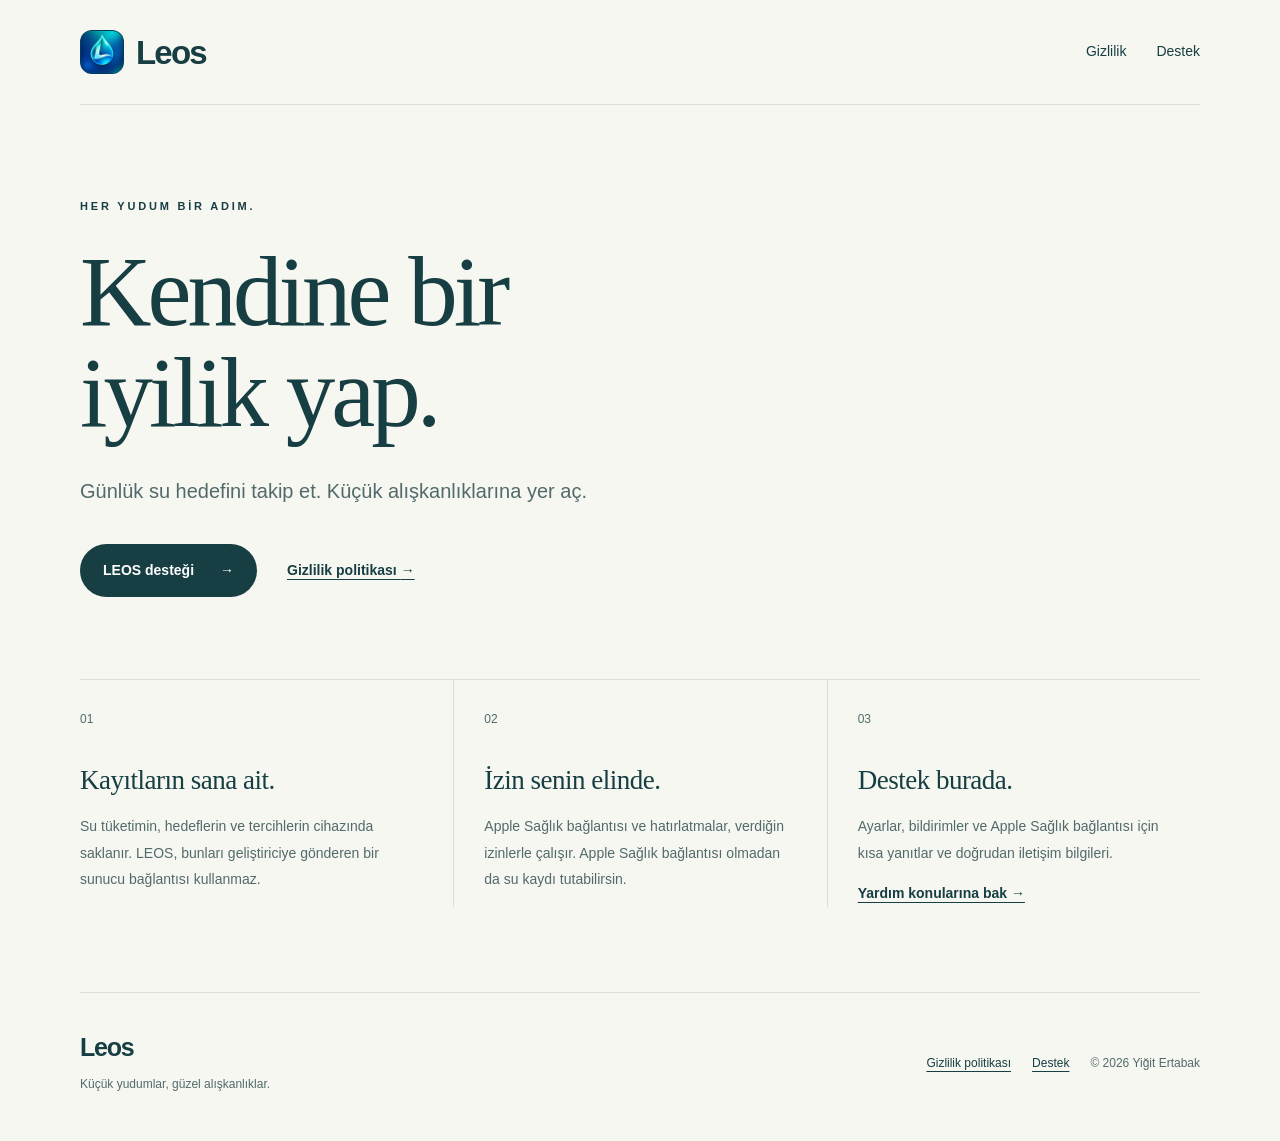
<file: index.html>
<!doctype html>
<html lang="tr">
<head>
  <meta charset="utf-8">
  <meta name="viewport" content="width=device-width, initial-scale=1">
  <meta name="description" content="LEOS su takip uygulamasının gizlilik ve destek sayfaları.">
  <meta name="theme-color" content="#f6f7f1">
  <meta name="color-scheme" content="light">
  <title>Su içme alışkanlığı · LEOS</title>
  <link rel="icon" type="image/png" href="leos-icon.png">
  <link rel="stylesheet" href="style.css">
</head>
<body>
  <a class="skip" href="#icerik">İçeriğe geç</a>
  <header class="site-header shell">
    <a class="brand" href="index.html" aria-label="LEOS ana sayfa"><img src="leos-icon.png" alt="" width="44" height="44"><span>Leos</span></a>
    <nav aria-label="Ana menü"><a href="privacy.html">Gizlilik</a><a href="support.html">Destek</a></nav>
  </header>
  <main id="icerik" class="shell">
  <section class="hero">
    <p class="eyebrow">HER YUDUM BİR ADIM.</p>
    <h1>Kendine bir<br>iyilik yap.</h1>
    <p class="lede">Günlük su hedefini takip et. Küçük alışkanlıklarına yer aç.</p>
    <div class="actions"><a class="button" href="support.html">LEOS desteği <span aria-hidden="true">→</span></a><a class="text-link" href="privacy.html">Gizlilik politikası <span aria-hidden="true">→</span></a></div>
  </section>
  <section class="feature-grid" aria-label="LEOS hakkında">
    <article class="feature"><span class="number">01</span><h2>Kayıtların sana ait.</h2><p>Su tüketimin, hedeflerin ve tercihlerin cihazında saklanır. LEOS, bunları geliştiriciye gönderen bir sunucu bağlantısı kullanmaz.</p></article>
    <article class="feature"><span class="number">02</span><h2>İzin senin elinde.</h2><p>Apple Sağlık bağlantısı ve hatırlatmalar, verdiğin izinlerle çalışır. Apple Sağlık bağlantısı olmadan da su kaydı tutabilirsin.</p></article>
    <article class="feature"><span class="number">03</span><h2>Destek burada.</h2><p>Ayarlar, bildirimler ve Apple Sağlık bağlantısı için kısa yanıtlar ve doğrudan iletişim bilgileri.</p><a class="text-link" href="support.html">Yardım konularına bak →</a></article>
  </section>
</main>
  <footer class="site-footer shell"><div><span class="wordmark">Leos</span><p>Küçük yudumlar, güzel alışkanlıklar.</p></div><div class="footer-links"><a href="privacy.html">Gizlilik politikası</a><a href="support.html">Destek</a><span>© 2026 Yiğit Ertabak</span></div></footer>
</body>
</html>
</file>
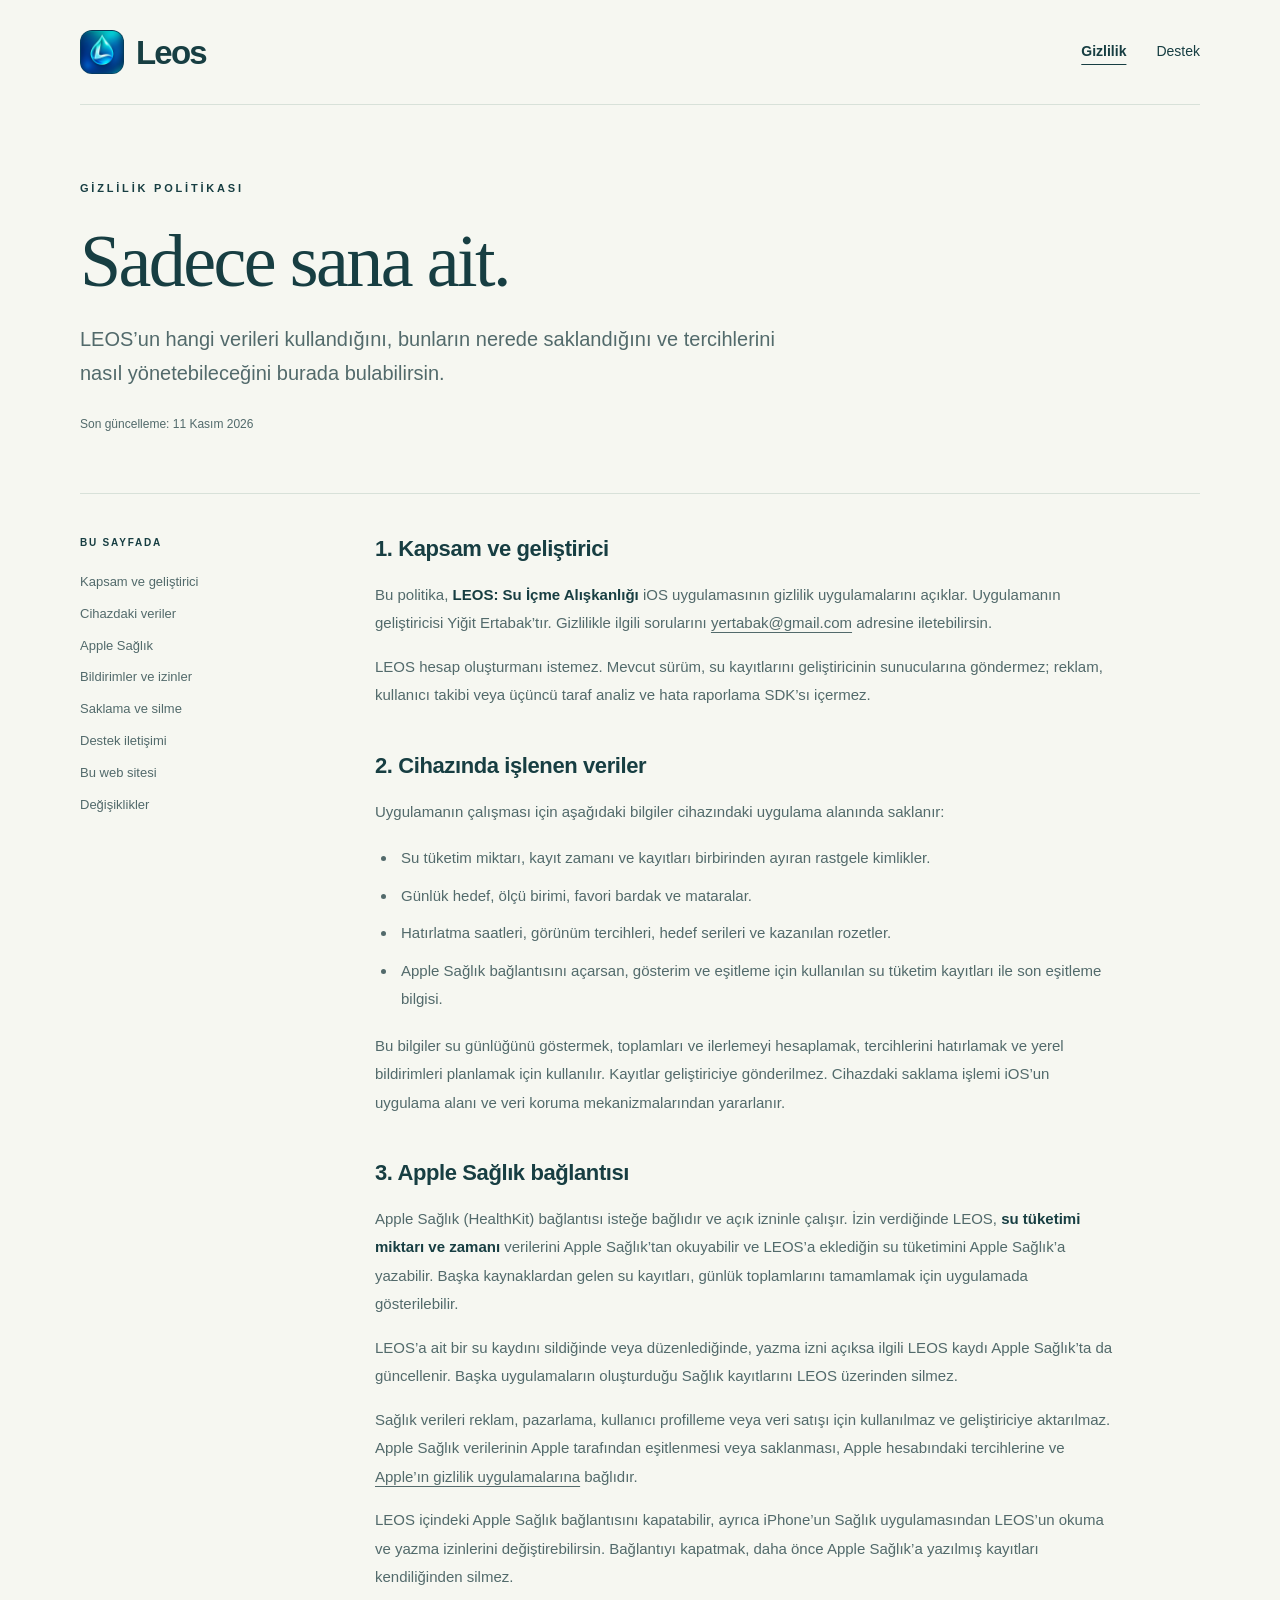
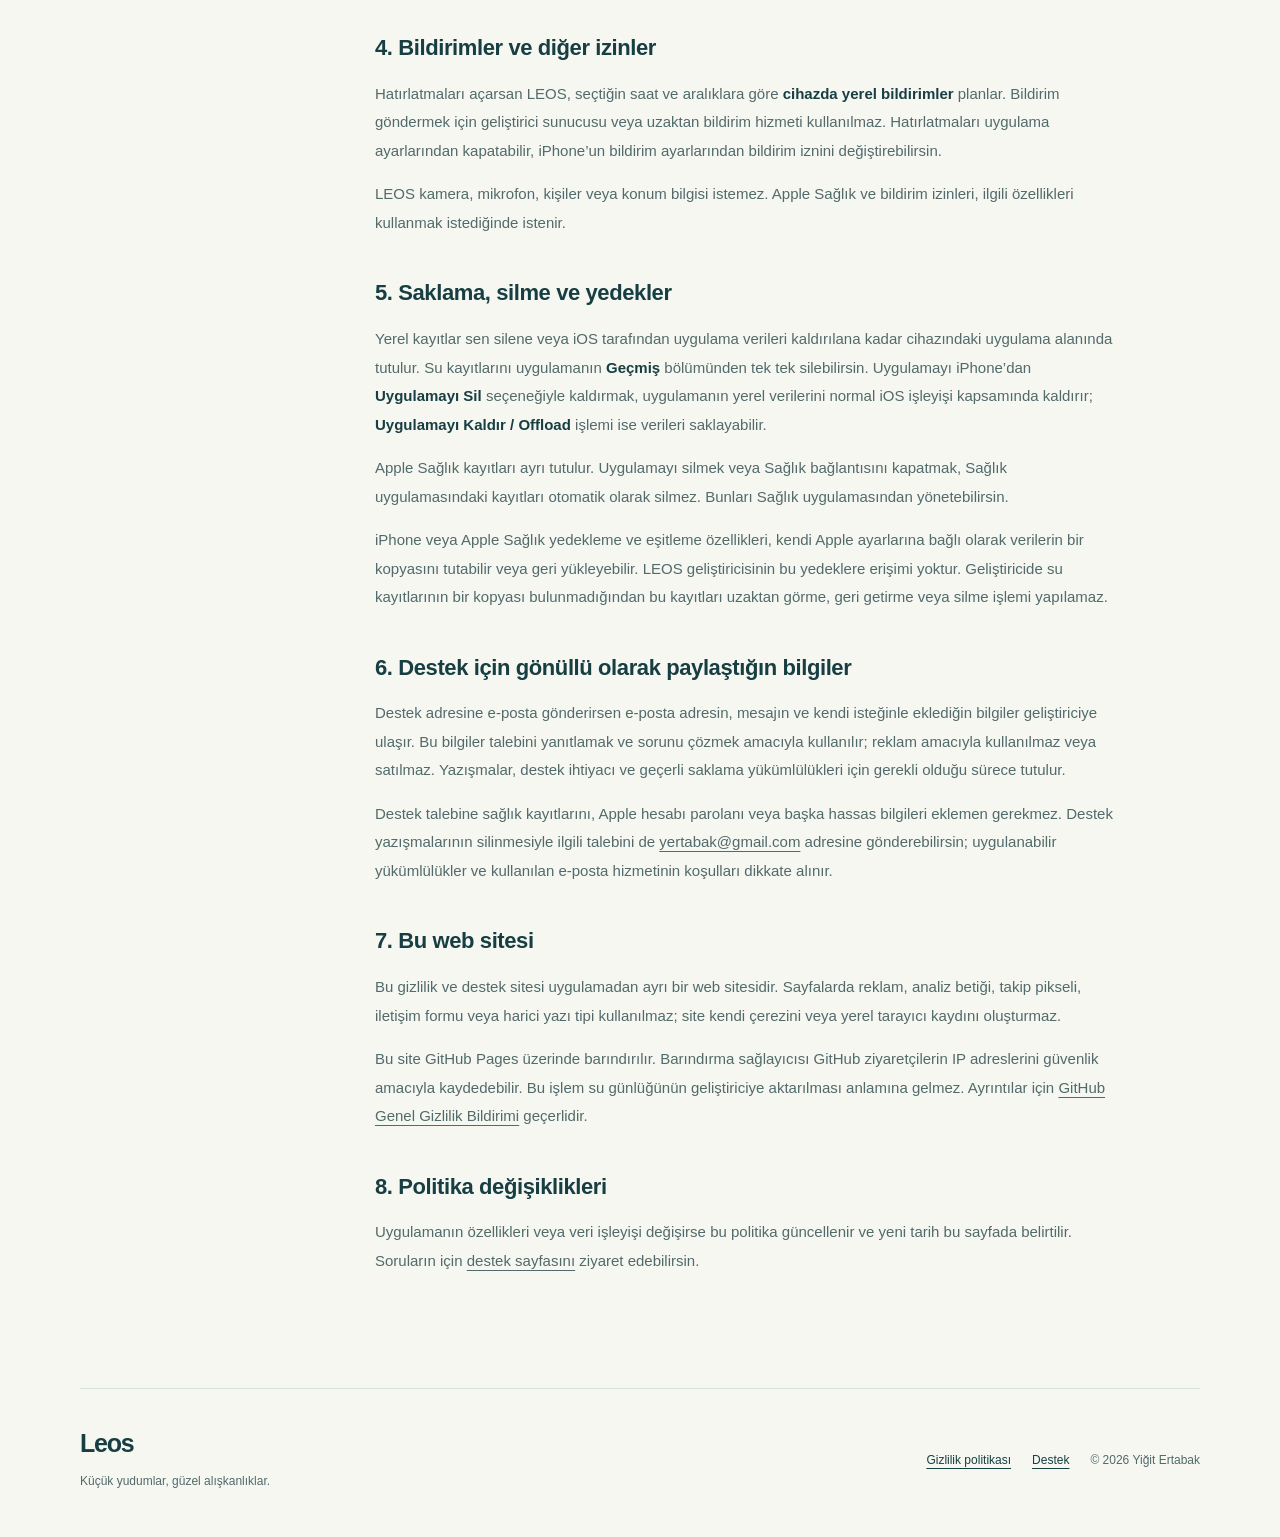
<file: privacy.html>
<!doctype html>
<html lang="tr">
<head>
  <meta charset="utf-8">
  <meta name="viewport" content="width=device-width, initial-scale=1">
  <meta name="description" content="LEOS’ta yerel su kayıtları, Apple Sağlık bağlantısı, izinler, saklama ve silme hakkında bilgiler.">
  <meta name="theme-color" content="#f6f7f1">
  <meta name="color-scheme" content="light">
  <title>Gizlilik politikası · LEOS</title>
  <link rel="icon" type="image/png" href="leos-icon.png">
  <link rel="stylesheet" href="style.css">
</head>
<body>
  <a class="skip" href="#icerik">İçeriğe geç</a>
  <header class="site-header shell">
    <a class="brand" href="index.html" aria-label="LEOS ana sayfa"><img src="leos-icon.png" alt="" width="44" height="44"><span>Leos</span></a>
    <nav aria-label="Ana menü"><a href="privacy.html" aria-current="page">Gizlilik</a><a href="support.html">Destek</a></nav>
  </header>
  <main id="icerik" class="shell">
  <header class="page-heading"><p class="eyebrow">GİZLİLİK POLİTİKASI</p><h1>Sadece sana ait.</h1><p class="lede">LEOS’un hangi verileri kullandığını, bunların nerede saklandığını ve tercihlerini nasıl yönetebileceğini burada bulabilirsin.</p><p class="updated">Son güncelleme: 11 Kasım 2026</p></header>
  <div class="document-layout">
    <aside class="contents" aria-label="Bu sayfada"><span class="eyebrow">BU SAYFADA</span><a href="#kapsam">Kapsam ve geliştirici</a><a href="#yerel">Cihazdaki veriler</a><a href="#saglik">Apple Sağlık</a><a href="#izinler">Bildirimler ve izinler</a><a href="#silme">Saklama ve silme</a><a href="#iletisim">Destek iletişimi</a><a href="#site">Bu web sitesi</a><a href="#degisiklikler">Değişiklikler</a></aside>
    <article class="prose">
      <section id="kapsam"><h2>1. Kapsam ve geliştirici</h2><p>Bu politika, <strong>LEOS: Su İçme Alışkanlığı</strong> iOS uygulamasının gizlilik uygulamalarını açıklar. Uygulamanın geliştiricisi Yiğit Ertabak’tır. Gizlilikle ilgili sorularını <a href="mailto:yertabak@gmail.com">yertabak@gmail.com</a> adresine iletebilirsin.</p><p>LEOS hesap oluşturmanı istemez. Mevcut sürüm, su kayıtlarını geliştiricinin sunucularına göndermez; reklam, kullanıcı takibi veya üçüncü taraf analiz ve hata raporlama SDK’sı içermez.</p></section>
      <section id="yerel"><h2>2. Cihazında işlenen veriler</h2><p>Uygulamanın çalışması için aşağıdaki bilgiler cihazındaki uygulama alanında saklanır:</p><ul><li>Su tüketim miktarı, kayıt zamanı ve kayıtları birbirinden ayıran rastgele kimlikler.</li><li>Günlük hedef, ölçü birimi, favori bardak ve mataralar.</li><li>Hatırlatma saatleri, görünüm tercihleri, hedef serileri ve kazanılan rozetler.</li><li>Apple Sağlık bağlantısını açarsan, gösterim ve eşitleme için kullanılan su tüketim kayıtları ile son eşitleme bilgisi.</li></ul><p>Bu bilgiler su günlüğünü göstermek, toplamları ve ilerlemeyi hesaplamak, tercihlerini hatırlamak ve yerel bildirimleri planlamak için kullanılır. Kayıtlar geliştiriciye gönderilmez. Cihazdaki saklama işlemi iOS’un uygulama alanı ve veri koruma mekanizmalarından yararlanır.</p></section>
      <section id="saglik"><h2>3. Apple Sağlık bağlantısı</h2><p>Apple Sağlık (HealthKit) bağlantısı isteğe bağlıdır ve açık izninle çalışır. İzin verdiğinde LEOS, <strong>su tüketimi miktarı ve zamanı</strong> verilerini Apple Sağlık’tan okuyabilir ve LEOS’a eklediğin su tüketimini Apple Sağlık’a yazabilir. Başka kaynaklardan gelen su kayıtları, günlük toplamlarını tamamlamak için uygulamada gösterilebilir.</p><p>LEOS’a ait bir su kaydını sildiğinde veya düzenlediğinde, yazma izni açıksa ilgili LEOS kaydı Apple Sağlık’ta da güncellenir. Başka uygulamaların oluşturduğu Sağlık kayıtlarını LEOS üzerinden silmez.</p><p>Sağlık verileri reklam, pazarlama, kullanıcı profilleme veya veri satışı için kullanılmaz ve geliştiriciye aktarılmaz. Apple Sağlık verilerinin Apple tarafından eşitlenmesi veya saklanması, Apple hesabındaki tercihlerine ve <a href="https://www.apple.com/legal/privacy/">Apple’ın gizlilik uygulamalarına</a> bağlıdır.</p><p>LEOS içindeki Apple Sağlık bağlantısını kapatabilir, ayrıca iPhone’un Sağlık uygulamasından LEOS’un okuma ve yazma izinlerini değiştirebilirsin. Bağlantıyı kapatmak, daha önce Apple Sağlık’a yazılmış kayıtları kendiliğinden silmez.</p></section>
      <section id="izinler"><h2>4. Bildirimler ve diğer izinler</h2><p>Hatırlatmaları açarsan LEOS, seçtiğin saat ve aralıklara göre <strong>cihazda yerel bildirimler</strong> planlar. Bildirim göndermek için geliştirici sunucusu veya uzaktan bildirim hizmeti kullanılmaz. Hatırlatmaları uygulama ayarlarından kapatabilir, iPhone’un bildirim ayarlarından bildirim iznini değiştirebilirsin.</p><p>LEOS kamera, mikrofon, kişiler veya konum bilgisi istemez. Apple Sağlık ve bildirim izinleri, ilgili özellikleri kullanmak istediğinde istenir.</p></section>
      <section id="silme"><h2>5. Saklama, silme ve yedekler</h2><p>Yerel kayıtlar sen silene veya iOS tarafından uygulama verileri kaldırılana kadar cihazındaki uygulama alanında tutulur. Su kayıtlarını uygulamanın <strong>Geçmiş</strong> bölümünden tek tek silebilirsin. Uygulamayı iPhone’dan <strong>Uygulamayı Sil</strong> seçeneğiyle kaldırmak, uygulamanın yerel verilerini normal iOS işleyişi kapsamında kaldırır; <strong>Uygulamayı Kaldır / Offload</strong> işlemi ise verileri saklayabilir.</p><p>Apple Sağlık kayıtları ayrı tutulur. Uygulamayı silmek veya Sağlık bağlantısını kapatmak, Sağlık uygulamasındaki kayıtları otomatik olarak silmez. Bunları Sağlık uygulamasından yönetebilirsin.</p><p>iPhone veya Apple Sağlık yedekleme ve eşitleme özellikleri, kendi Apple ayarlarına bağlı olarak verilerin bir kopyasını tutabilir veya geri yükleyebilir. LEOS geliştiricisinin bu yedeklere erişimi yoktur. Geliştiricide su kayıtlarının bir kopyası bulunmadığından bu kayıtları uzaktan görme, geri getirme veya silme işlemi yapılamaz.</p></section>
      <section id="iletisim"><h2>6. Destek için gönüllü olarak paylaştığın bilgiler</h2><p>Destek adresine e-posta gönderirsen e-posta adresin, mesajın ve kendi isteğinle eklediğin bilgiler geliştiriciye ulaşır. Bu bilgiler talebini yanıtlamak ve sorunu çözmek amacıyla kullanılır; reklam amacıyla kullanılmaz veya satılmaz. Yazışmalar, destek ihtiyacı ve geçerli saklama yükümlülükleri için gerekli olduğu sürece tutulur.</p><p>Destek talebine sağlık kayıtlarını, Apple hesabı parolanı veya başka hassas bilgileri eklemen gerekmez. Destek yazışmalarının silinmesiyle ilgili talebini de <a href="mailto:yertabak@gmail.com">yertabak@gmail.com</a> adresine gönderebilirsin; uygulanabilir yükümlülükler ve kullanılan e-posta hizmetinin koşulları dikkate alınır.</p></section>
      <section id="site"><h2>7. Bu web sitesi</h2><p>Bu gizlilik ve destek sitesi uygulamadan ayrı bir web sitesidir. Sayfalarda reklam, analiz betiği, takip pikseli, iletişim formu veya harici yazı tipi kullanılmaz; site kendi çerezini veya yerel tarayıcı kaydını oluşturmaz.</p><p>Bu site GitHub Pages üzerinde barındırılır. Barındırma sağlayıcısı GitHub ziyaretçilerin IP adreslerini güvenlik amacıyla kaydedebilir. Bu işlem su günlüğünün geliştiriciye aktarılması anlamına gelmez. Ayrıntılar için <a href="https://docs.github.com/en/site-policy/privacy-policies/github-general-privacy-statement">GitHub Genel Gizlilik Bildirimi</a> geçerlidir.</p></section>
      <section id="degisiklikler"><h2>8. Politika değişiklikleri</h2><p>Uygulamanın özellikleri veya veri işleyişi değişirse bu politika güncellenir ve yeni tarih bu sayfada belirtilir. Soruların için <a href="support.html">destek sayfasını</a> ziyaret edebilirsin.</p></section>
    </article>
  </div>
</main>
  <footer class="site-footer shell"><div><span class="wordmark">Leos</span><p>Küçük yudumlar, güzel alışkanlıklar.</p></div><div class="footer-links"><a href="privacy.html">Gizlilik politikası</a><a href="support.html">Destek</a><span>© 2026 Yiğit Ertabak</span></div></footer>
</body>
</html>
</file>
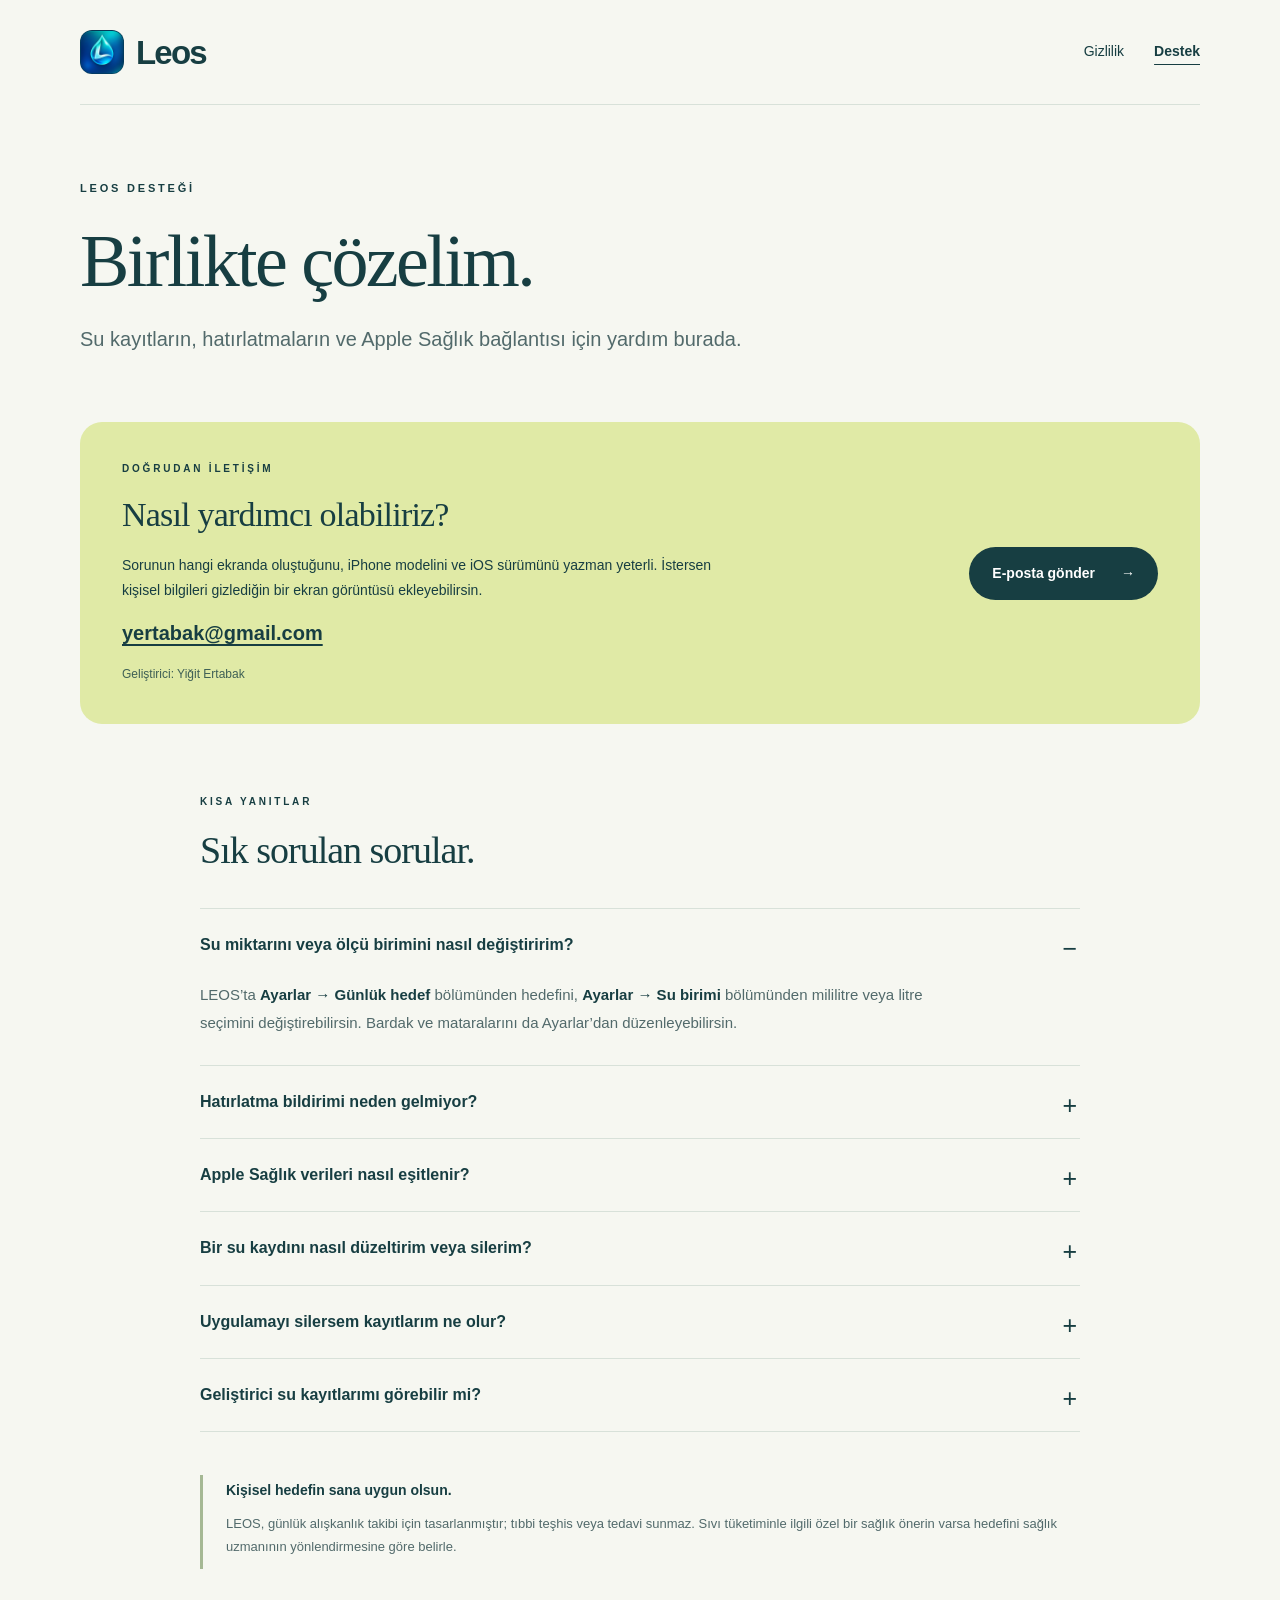
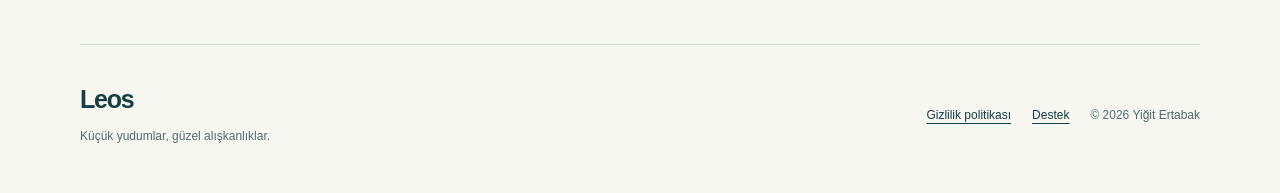
<file: support.html>
<!doctype html>
<html lang="tr">
<head>
  <meta charset="utf-8">
  <meta name="viewport" content="width=device-width, initial-scale=1">
  <meta name="description" content="LEOS için yardım, sık sorulan sorular ve geliştirici iletişim bilgileri.">
  <meta name="theme-color" content="#f6f7f1">
  <meta name="color-scheme" content="light">
  <title>Destek · LEOS</title>
  <link rel="icon" type="image/png" href="leos-icon.png">
  <link rel="stylesheet" href="style.css">
</head>
<body>
  <a class="skip" href="#icerik">İçeriğe geç</a>
  <header class="site-header shell">
    <a class="brand" href="index.html" aria-label="LEOS ana sayfa"><img src="leos-icon.png" alt="" width="44" height="44"><span>Leos</span></a>
    <nav aria-label="Ana menü"><a href="privacy.html">Gizlilik</a><a href="support.html" aria-current="page">Destek</a></nav>
  </header>
  <main id="icerik" class="shell">
  <header class="page-heading"><p class="eyebrow">LEOS DESTEĞİ</p><h1>Birlikte çözelim.</h1><p class="lede">Su kayıtların, hatırlatmaların ve Apple Sağlık bağlantısı için yardım burada.</p></header>
  <section class="contact-panel" aria-labelledby="contact-title"><div><p class="eyebrow">DOĞRUDAN İLETİŞİM</p><h2 id="contact-title">Nasıl yardımcı olabiliriz?</h2><p>Sorunun hangi ekranda oluştuğunu, iPhone modelini ve iOS sürümünü yazman yeterli. İstersen kişisel bilgileri gizlediğin bir ekran görüntüsü ekleyebilirsin.</p><a class="email-address" href="mailto:yertabak@gmail.com?subject=LEOS%20destek%20talebi">yertabak@gmail.com</a><p class="owner">Geliştirici: Yiğit Ertabak</p></div><a class="button" href="mailto:yertabak@gmail.com?subject=LEOS%20destek%20talebi">E-posta gönder <span aria-hidden="true">→</span></a></section>
  <section class="faq" aria-labelledby="faq-title"><div class="section-label"><p class="eyebrow">KISA YANITLAR</p><h2 id="faq-title">Sık sorulan sorular.</h2></div>
    <details open><summary>Su miktarını veya ölçü birimini nasıl değiştiririm?</summary><div><p>LEOS’ta <strong>Ayarlar → Günlük hedef</strong> bölümünden hedefini, <strong>Ayarlar → Su birimi</strong> bölümünden mililitre veya litre seçimini değiştirebilirsin. Bardak ve mataralarını da Ayarlar’dan düzenleyebilirsin.</p></div></details>
    <details><summary>Hatırlatma bildirimi neden gelmiyor?</summary><div><p>LEOS’ta <strong>Ayarlar → Hatırlatmalar</strong> bölümünü aç; hatırlatmaların açık, saatlerinin ve aralığın istediğin şekilde olduğundan emin ol. iPhone’un <strong>Ayarlar → Bildirimler → LEOS</strong> bölümünden bildirim iznini kontrol et. Odak veya sessiz bildirim tercihleri, uyarının görünmesini ve sesini etkileyebilir.</p><p>Uygulamadaki test bildirimiyle kontrol edebilirsin. iOS, arka planda çalışmayı kendi yönetir; planlı bildirimler yerel olarak cihazda oluşturulur.</p></div></details>
    <details><summary>Apple Sağlık verileri nasıl eşitlenir?</summary><div><p>LEOS’ta <strong>Ayarlar → Apple Sağlık</strong> bölümünden bağlantıyı aç ve su tüketimi için okuma/yazma izinlerini gözden geçir. İzinleri iPhone’un Sağlık uygulamasından da yönetebilirsin. Okuma izni verilmemişse diğer kaynaklardaki su kayıtları görünmeyebilir; yazma izni kapalıysa LEOS yeni kayıtları Sağlık’a yazamaz.</p><p>LEOS hesabı veya geliştirici sunucusu kullanılmaz. Sağlık bağlantısı isteğe bağlıdır.</p></div></details>
    <details><summary>Bir su kaydını nasıl düzeltirim veya silerim?</summary><div><p><strong>Geçmiş</strong> bölümünden ilgili günü seç. LEOS’ta oluşturulmuş kaydın yanındaki düzenleme veya silme düğmesini kullan. Apple Sağlık’tan gelen ve başka bir kaynağa ait olan kayıtları, kaydın oluşturulduğu uygulama veya Sağlık uygulaması üzerinden yönetmelisin.</p></div></details>
    <details><summary>Uygulamayı silersem kayıtlarım ne olur?</summary><div><p>Kayıtlar cihazında saklanır; geliştiricide bir yedeği yoktur. Uygulamayı tamamen silmek yerel verileri kaldırabilir. Uygulamayı yeniden kurmadan önce bunu dikkate al. Apple Sağlık’taki kayıtlar ve iPhone yedekleri kendi ayarlarına göre ayrı tutulur; LEOS bunları otomatik olarak silmez.</p></div></details>
    <details><summary>Geliştirici su kayıtlarımı görebilir mi?</summary><div><p>Mevcut sürümde hayır. Su günlüğü ve tercihler cihazda işlenir; reklam, takip veya analiz SDK’sı bulunmaz. Destek için bize kendin e-posta gönderirsen yalnızca gönderdiğin mesaj ve ekleri bize ulaşır. Ayrıntılar <a href="privacy.html">gizlilik politikasında</a>.</p></div></details>
  </section>
  <aside class="note"><strong>Kişisel hedefin sana uygun olsun.</strong><p>LEOS, günlük alışkanlık takibi için tasarlanmıştır; tıbbi teşhis veya tedavi sunmaz. Sıvı tüketiminle ilgili özel bir sağlık önerin varsa hedefini sağlık uzmanının yönlendirmesine göre belirle.</p></aside>
</main>
  <footer class="site-footer shell"><div><span class="wordmark">Leos</span><p>Küçük yudumlar, güzel alışkanlıklar.</p></div><div class="footer-links"><a href="privacy.html">Gizlilik politikası</a><a href="support.html">Destek</a><span>© 2026 Yiğit Ertabak</span></div></footer>
</body>
</html>
</file>
<file: style.css>
:root{--paper:#f6f7f1;--ink:#173e42;--muted:#526a6b;--line:#d8e1d9;--lime:#e0eaa6;--white:#fff;--serif:Georgia,'Times New Roman',serif;--sans:-apple-system,BlinkMacSystemFont,'Segoe UI',sans-serif;color-scheme:light}
*{box-sizing:border-box}html{scroll-behavior:smooth;scroll-padding-top:28px}body{margin:0;background:var(--paper);color:var(--ink);font-family:var(--sans);font-size:16px;line-height:1.65;-webkit-font-smoothing:antialiased}a{color:inherit;text-underline-offset:4px}a:hover{text-decoration-thickness:2px}a:focus-visible,summary:focus-visible{outline:3px solid #327c80;outline-offset:6px;border-radius:3px}.shell{width:min(1120px,calc(100% - 96px));margin-inline:auto}.site-header{display:flex;align-items:center;justify-content:space-between;padding-block:30px;border-bottom:1px solid var(--line)}.brand{display:flex;align-items:center;gap:12px;text-decoration:none}.brand img{border-radius:12px}.brand span{font-size:33px;font-weight:650;line-height:1;letter-spacing:-1.8px}.site-header nav{display:flex;gap:30px;font-size:14px}.site-header nav a{text-decoration:none}.site-header nav a[aria-current]{font-weight:650;text-decoration:underline;text-decoration-color:var(--ink);text-underline-offset:8px}.eyebrow{font-size:11px;letter-spacing:2.8px;font-weight:650;line-height:1.8;margin:0 0 25px}.hero{padding:92px 0 82px;max-width:850px}h1,h2,h3,p{margin-top:0}h1{font-family:var(--serif);font-size:clamp(55px,8vw,99px);font-weight:400;line-height:1.02;letter-spacing:-4px;margin-bottom:30px}.lede{font-size:20px;line-height:1.7;color:var(--muted);max-width:710px}.actions{display:flex;align-items:center;gap:30px;margin-top:36px;flex-wrap:wrap}.button{background:var(--ink);color:var(--white);padding:15px 23px;border-radius:100px;display:inline-flex;align-items:center;gap:26px;text-decoration:none;font-weight:550;font-size:14px;white-space:nowrap}.button:hover{background:#24575b}.text-link{font-size:14px;font-weight:550}.feature-grid{display:grid;grid-template-columns:repeat(3,1fr);border-top:1px solid var(--line);margin-bottom:85px}.feature{padding:30px 30px 0 0}.feature+.feature{border-left:1px solid var(--line);padding-left:30px}.number{display:block;margin-bottom:34px;font-size:12px;color:var(--muted)}.feature h2{font-family:var(--serif);font-size:27px;line-height:1.2;font-weight:400;letter-spacing:-.5px;margin-bottom:17px}.feature p{font-size:14px;line-height:1.9;color:var(--muted)}.page-heading{padding:74px 0 46px}.page-heading h1{font-size:clamp(48px,6vw,74px);letter-spacing:-2.6px;margin-bottom:23px}.updated{font-size:12px;color:var(--muted);margin-top:25px}.document-layout{display:grid;grid-template-columns:230px minmax(0,1fr);gap:65px;border-top:1px solid var(--line);padding-top:40px;padding-bottom:72px}.contents{align-self:start;position:sticky;top:28px;display:grid;gap:11px;font-size:13px;line-height:1.6}.contents .eyebrow{font-size:10px;letter-spacing:1.8px;margin-bottom:9px}.contents a{text-decoration:none;color:var(--muted)}.contents a:hover{color:var(--ink);text-decoration:underline}.prose{max-width:740px}.prose section{margin-bottom:41px}.prose h2{font-size:22px;line-height:1.4;letter-spacing:-.4px;margin-bottom:16px}.prose p,.prose li{color:var(--muted);font-size:15px;line-height:1.9}.prose strong{font-weight:600;color:var(--ink)}.prose ul{padding-left:22px;margin:18px 0}.prose li{padding-left:4px;margin-bottom:9px}.contact-panel{display:flex;align-items:center;justify-content:space-between;gap:40px;background:var(--lime);border-radius:22px;padding:38px 42px;margin-bottom:69px}.contact-panel h2{font-family:var(--serif);font-weight:400;font-size:34px;letter-spacing:-.8px;line-height:1.2;margin-bottom:17px}.contact-panel .eyebrow{margin-bottom:17px;font-size:10px}.contact-panel p:not(.eyebrow){font-size:14px;max-width:630px;line-height:1.8}.email-address{display:inline-block;font-weight:650;font-size:20px;overflow-wrap:anywhere}.owner{font-size:12px!important;color:var(--ink);opacity:.8;margin:14px 0 0}.faq{max-width:880px;margin-inline:auto}.section-label h2{font-family:var(--serif);font-weight:400;font-size:38px;letter-spacing:-1px;line-height:1.2;margin-bottom:34px}.section-label .eyebrow{font-size:10px;margin-bottom:17px}details{border-top:1px solid var(--line)}details:last-child{border-bottom:1px solid var(--line)}summary{padding:23px 38px 23px 0;font-weight:550;font-size:16px;position:relative;list-style:none;cursor:pointer}summary::-webkit-details-marker{display:none}summary::after{content:'+';position:absolute;right:3px;top:19px;font-size:25px;font-weight:400}details[open] summary::after{content:'−'}details>div{padding:0 35px 13px 0;max-width:780px;font-size:15px;line-height:1.85;color:var(--muted)}details strong{color:var(--ink);font-weight:600}.note{max-width:880px;margin:43px auto 75px;border-left:3px solid #a5b894;padding:2px 0 2px 23px}.note strong{font-size:14px;font-weight:600}.note p{font-size:13px;color:var(--muted);margin:8px 0;line-height:1.8}.site-footer{display:flex;justify-content:space-between;gap:40px;padding:34px 0 39px;border-top:1px solid var(--line)}.wordmark{font-size:25px;font-weight:650;letter-spacing:-1.2px}.site-footer p{font-size:12px;color:var(--muted);margin:7px 0}.footer-links{display:flex;gap:21px;align-items:center;font-size:12px;flex-wrap:wrap}.footer-links span{color:var(--muted)}.skip{position:absolute;left:12px;top:-100px;z-index:10;background:var(--ink);color:white;padding:10px 15px;border-radius:5px}.skip:focus{top:10px}
@media(max-width:900px){.shell{width:calc(100% - 56px)}.document-layout{grid-template-columns:180px minmax(0,1fr);gap:30px}.contact-panel{align-items:flex-start;flex-direction:column;gap:23px}.contact-panel .button{align-self:flex-start}.footer-links{max-width:300px;justify-content:flex-end}.feature{padding-right:20px}.feature+.feature{padding-left:20px}}
@media(max-width:620px){.shell{width:calc(100% - 40px)}.site-header{padding-block:21px}.brand img{width:37px;height:37px;border-radius:10px}.brand span{font-size:29px}.site-header nav{gap:21px;font-size:13px}.hero{padding:61px 0 54px}h1{font-size:64px;letter-spacing:-2.7px;margin-bottom:24px}.lede{font-size:17px}.eyebrow{font-size:10px;letter-spacing:2.3px;margin-bottom:24px}.actions{align-items:flex-start;gap:22px;flex-direction:column;margin-top:27px}.feature-grid{grid-template-columns:1fr;margin-bottom:50px}.feature,.feature+.feature{border-left:0;padding:25px 0}.feature+.feature{border-top:1px solid var(--line)}.number{margin-bottom:18px}.feature p{max-width:450px;margin-bottom:10px}.feature h2{font-size:28px}.page-heading{padding:49px 0 30px}.page-heading h1{font-size:49px;letter-spacing:-1.8px}.page-heading .lede{font-size:16px}.document-layout{grid-template-columns:1fr;gap:32px;padding-top:25px;padding-bottom:30px}.contents{position:static;grid-template-columns:1fr 1fr;gap:10px 17px;padding-bottom:24px;border-bottom:1px solid var(--line);font-size:12px}.contents .eyebrow{grid-column:1/-1}.prose h2{font-size:21px}.prose p,.prose li{font-size:14px;line-height:1.85}.prose section{margin-bottom:33px}.contact-panel{padding:27px 25px;border-radius:17px;margin-bottom:45px}.contact-panel h2{font-size:31px}.email-address{font-size:18px}.section-label h2{font-size:33px}summary{font-size:15px;line-height:1.6;padding-block:20px}details>div{font-size:14px;padding-right:14px}.note{margin-block:31px 48px}.site-footer{flex-direction:column;gap:21px;padding:26px 0}.footer-links{max-width:none;justify-content:flex-start;gap:14px 22px}.footer-links span{flex-basis:100%}.button{padding:14px 21px}}
@media(prefers-reduced-motion:reduce){html{scroll-behavior:auto}}
</file>
